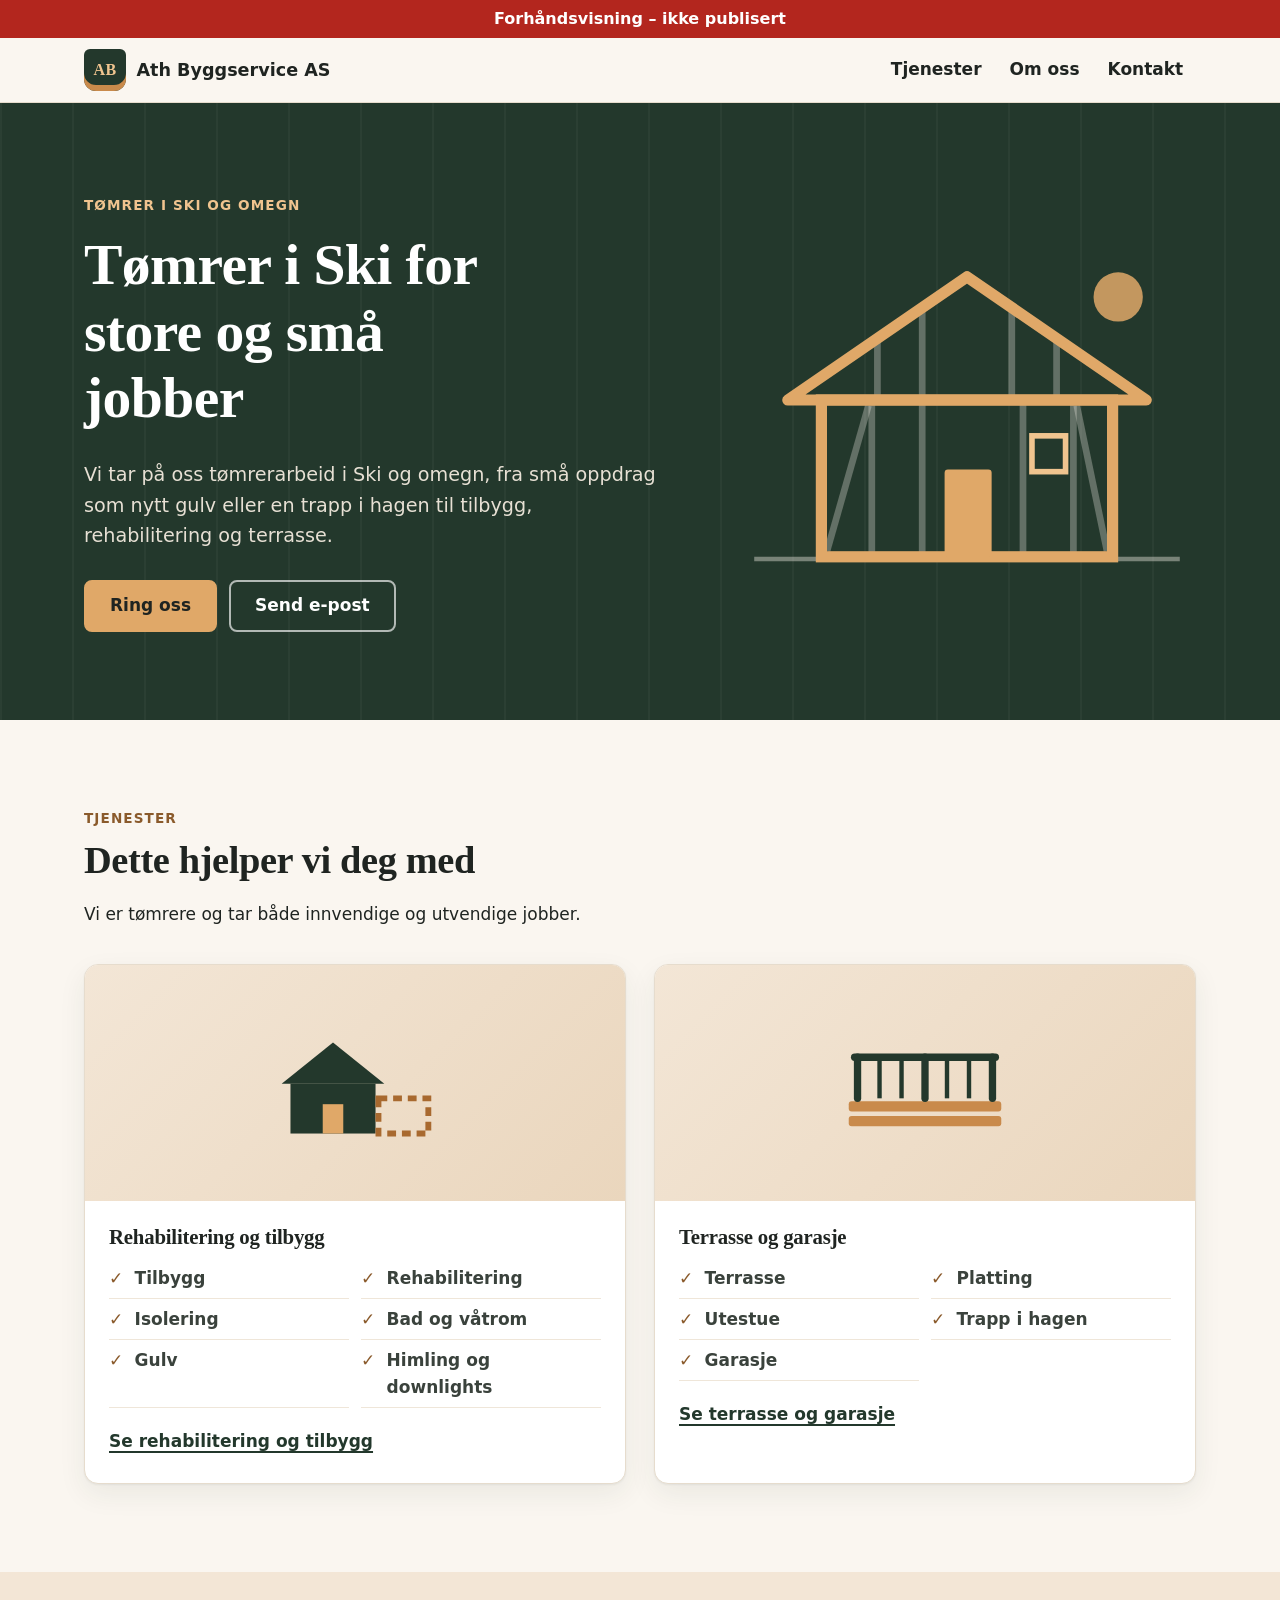
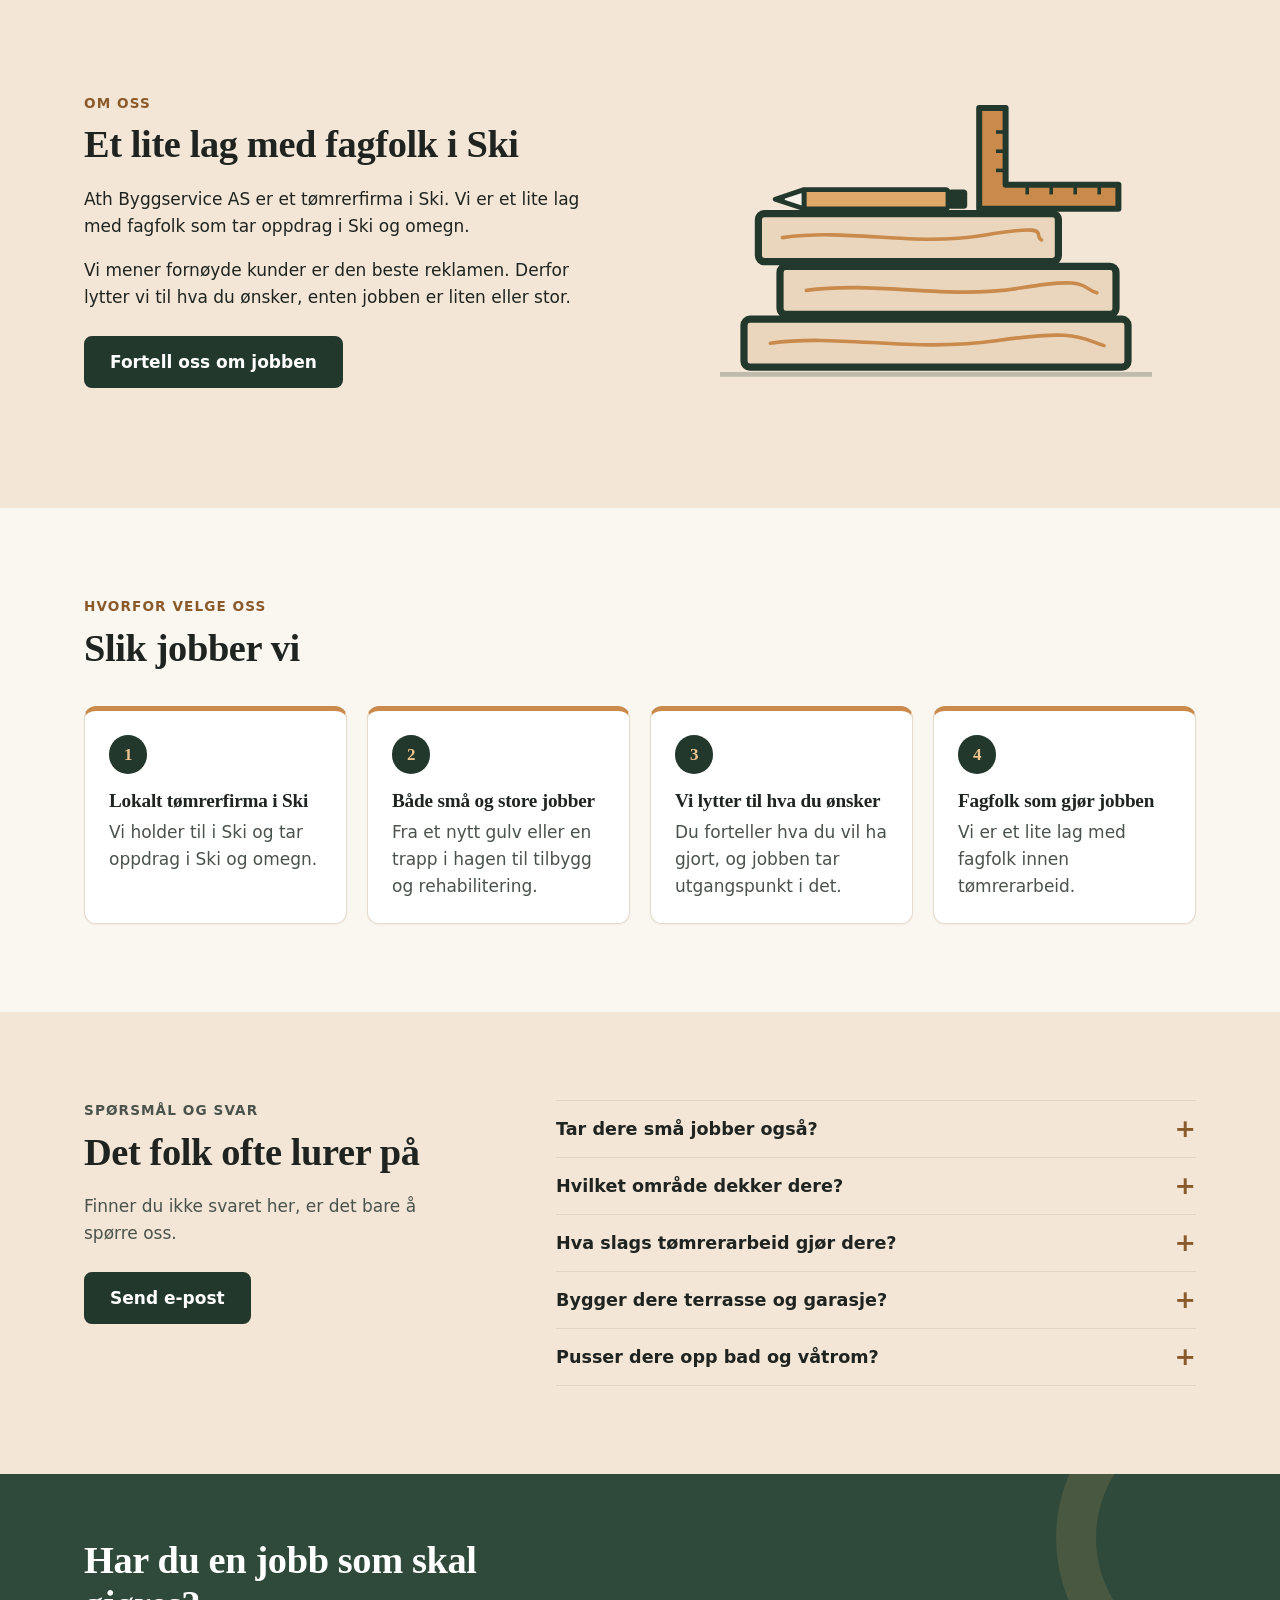
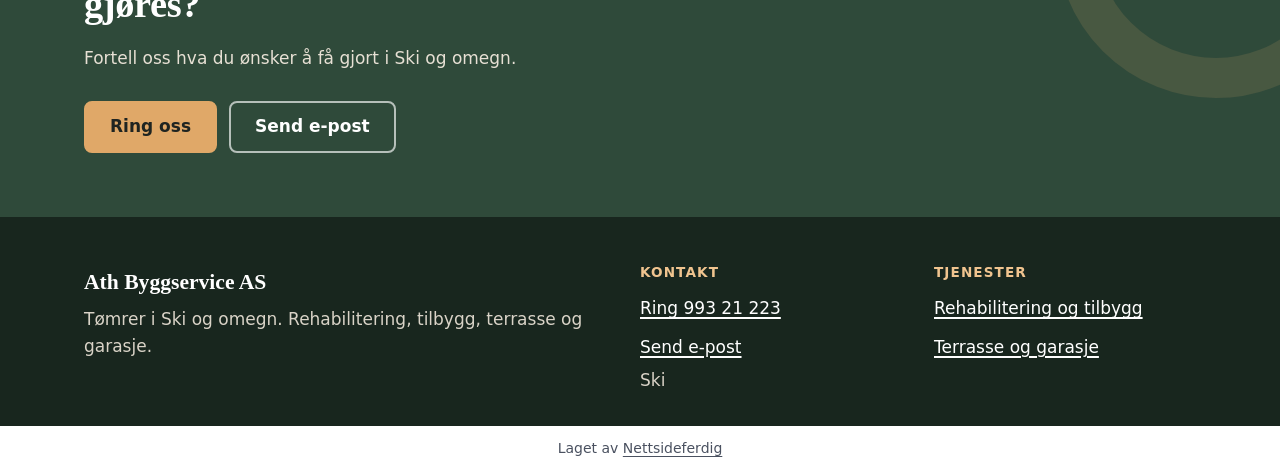
<file: index.html>
<!doctype html>
<html lang="nb">
<head>
<meta charset="utf-8">
<meta name="viewport" content="width=device-width, initial-scale=1">
<title>Tømrer Ski – rehabilitering, tilbygg og terrasse | Ath Byggservice</title>
<meta name="description" content="Ath Byggservice AS er tømrer i Ski og omegn. Vi tar rehabilitering, tilbygg, isolering, bad, terrasse og garasje – store og små jobber.">
<link rel="canonical" href="https://andersmathisen7-design.github.io/side-ath-byggservice-as-99d65b7e/">
<meta property="og:type" content="website">
<meta property="og:locale" content="nb_NO">
<meta property="og:site_name" content="Ath Byggservice AS">
<meta property="og:title" content="Tømrer Ski – rehabilitering, tilbygg og terrasse | Ath Byggservice">
<meta property="og:description" content="Ath Byggservice AS er tømrer i Ski og omegn. Vi tar rehabilitering, tilbygg, isolering, bad, terrasse og garasje – store og små jobber.">
<meta property="og:url" content="https://andersmathisen7-design.github.io/side-ath-byggservice-as-99d65b7e/">
<meta http-equiv="Content-Security-Policy" content="default-src 'none'; style-src 'self'; img-src 'self'; manifest-src 'self'; worker-src 'self'; script-src 'self'">
<link rel="stylesheet" href="./style.css">
<meta name="theme-color" content="#23382c">
<link rel="manifest" href="./manifest.webmanifest">
<link rel="icon" href="./icon.svg" type="image/svg+xml">
<script src="./pwa.js" defer></script>
<meta name="robots" content="noindex,nofollow">
<script type="application/ld+json">{"@context":"https://schema.org","@type":"GeneralContractor","name":"Ath Byggservice AS","description":"Ath Byggservice AS er tømrer i Ski og omegn. Vi tar rehabilitering, tilbygg, isolering, bad, terrasse og garasje – store og små jobber.","email":"post@athbyggservice.no","areaServed":"Ski","url":"https://andersmathisen7-design.github.io/side-ath-byggservice-as-99d65b7e","telephone":"993 21 223"}</script>
</head>
<body>
<div class="forhandsstripe">Forhåndsvisning – ikke publisert</div>
<header class="topp"><div class="wrap"><a class="logo" href="./"><span class="logo-merke" aria-hidden="true">AB</span><span>Ath Byggservice AS</span></a><nav class="meny" aria-label="Hovedmeny"><ul><li><a href="./#tjenester">Tjenester</a></li><li><a href="./#om">Om oss</a></li><li><a href="#kontakt">Kontakt</a></li></ul></nav></div></header>
<main>
<section class="hero"><div class="wrap"><div class="hero-tekst"><p class="etikett">Tømrer i Ski og omegn</p><h1>Tømrer i Ski for store og små jobber</h1><p class="ingress">Vi tar på oss tømrerarbeid i Ski og omegn, fra små oppdrag som nytt gulv eller en trapp i hagen til tilbygg, rehabilitering og terrasse.</p><div class="knapper"><a class="knapp" href="tel:99321223">Ring oss</a><a class="knapp knapp-strek" href="mailto:post@athbyggservice.no">Send e-post</a></div></div><div class="hero-illustrasjon" aria-hidden="true"><svg viewBox="0 0 400 320"><circle cx="335" cy="58" r="22" fill="#e0a868" fill-opacity="0.85"/><line x1="10" y1="292" x2="390" y2="292" stroke="#f7f2ea" stroke-opacity="0.4" stroke-width="4"/><g stroke="#f7f2ea" stroke-opacity="0.3" stroke-width="6"><line x1="115" y1="150" x2="115" y2="288"/><line x1="160" y1="150" x2="160" y2="288"/><line x1="250" y1="150" x2="250" y2="288"/><line x1="295" y1="150" x2="295" y2="288"/><line x1="120" y1="95" x2="120" y2="150"/><line x1="160" y1="68" x2="160" y2="150"/><line x1="240" y1="68" x2="240" y2="150"/><line x1="280" y1="95" x2="280" y2="150"/><line x1="75" y1="285" x2="112" y2="155"/><line x1="325" y1="285" x2="298" y2="155"/></g><polygon points="40,150 200,40 360,150" fill="none" stroke="#e0a868" stroke-width="10" stroke-linejoin="round"/><rect x="70" y="150" width="260" height="140" fill="none" stroke="#e0a868" stroke-width="10"/><rect x="180" y="212" width="42" height="78" rx="3" fill="#e0a868"/><rect x="258" y="182" width="30" height="32" fill="none" stroke="#f0c48f" stroke-width="5"/></svg></div></div></section><section class="seksjon" id="tjenester"><div class="wrap"><div class="seksjon-hode"><p class="overlinje">Tjenester</p><h2>Dette hjelper vi deg med</h2><p>Vi er tømrere og tar både innvendige og utvendige jobber.</p></div><div class="kort-rad"><a class="kort" href="./tjenester/rehabilitering/"><div class="kort-topp" aria-hidden="true"><svg viewBox="0 0 120 80"><polygon points="10,40 45,12 80,40" fill="#23382c"/><rect x="16" y="40" width="58" height="34" fill="#23382c"/><rect x="76" y="50" width="34" height="24" fill="none" stroke="#a8692f" stroke-width="4" stroke-dasharray="6 4"/><rect x="38" y="54" width="14" height="20" fill="#e0a868"/></svg></div><div class="kort-tekst"><h3>Rehabilitering og tilbygg</h3><ul class="kort-liste"><li>Tilbygg</li><li>Rehabilitering</li><li>Isolering</li><li>Bad og våtrom</li><li>Gulv</li><li>Himling og downlights</li></ul><span class="kort-lenke">Se rehabilitering og tilbygg</span></div></a><a class="kort" href="./tjenester/terrasse/"><div class="kort-topp" aria-hidden="true"><svg viewBox="0 0 120 80"><g fill="#c98a4b"><rect x="8" y="52" width="104" height="7" rx="2"/><rect x="8" y="62" width="104" height="7" rx="2"/></g><g stroke="#23382c" stroke-width="5" stroke-linecap="round"><line x1="14" y1="50" x2="14" y2="22"/><line x1="60" y1="50" x2="60" y2="22"/><line x1="106" y1="50" x2="106" y2="22"/><line x1="12" y1="22" x2="108" y2="22"/></g><g stroke="#23382c" stroke-width="3"><line x1="29" y1="50" x2="29" y2="24"/><line x1="44" y1="50" x2="44" y2="24"/><line x1="75" y1="50" x2="75" y2="24"/><line x1="90" y1="50" x2="90" y2="24"/></g></svg></div><div class="kort-tekst"><h3>Terrasse og garasje</h3><ul class="kort-liste"><li>Terrasse</li><li>Platting</li><li>Utestue</li><li>Trapp i hagen</li><li>Garasje</li></ul><span class="kort-lenke">Se terrasse og garasje</span></div></a></div></div></section><section class="seksjon om" id="om"><div class="wrap delt"><div><p class="overlinje">Om oss</p><h2>Et lite lag med fagfolk i Ski</h2><p>Ath Byggservice AS er et tømrerfirma i Ski. Vi er et lite lag med fagfolk som tar oppdrag i Ski og omegn.</p><p>Vi mener fornøyde kunder er den beste reklamen. Derfor lytter vi til hva du ønsker, enten jobben er liten eller stor.</p><a class="knapp knapp-mork" href="mailto:post@athbyggservice.no">Fortell oss om jobben</a></div><div class="om-illustrasjon" aria-hidden="true"><svg viewBox="0 0 400 300"><line x1="20" y1="262" x2="380" y2="262" stroke="#23382c" stroke-opacity="0.25" stroke-width="4"/><rect x="40" y="216" width="320" height="40" rx="5" fill="#ead6bd" stroke="#23382c" stroke-width="6"/><rect x="70" y="172" width="280" height="40" rx="5" fill="#ead6bd" stroke="#23382c" stroke-width="6"/><rect x="52" y="128" width="250" height="40" rx="5" fill="#ead6bd" stroke="#23382c" stroke-width="6"/><g fill="none" stroke="#c98a4b" stroke-width="3" stroke-linecap="round"><path d="M62 236 C120 228 180 244 250 234 S320 232 340 238"/><path d="M92 192 C150 184 210 200 270 190 S320 190 334 194"/><path d="M72 148 C130 140 180 156 240 146 S280 146 288 150"/></g><polygon points="236,40 258,40 258,104 352,104 352,124 236,124" fill="#c98a4b" stroke="#23382c" stroke-width="5" stroke-linejoin="round"/><g stroke="#23382c" stroke-width="3"><line x1="276" y1="104" x2="276" y2="112"/><line x1="296" y1="104" x2="296" y2="112"/><line x1="316" y1="104" x2="316" y2="112"/><line x1="336" y1="104" x2="336" y2="112"/><line x1="258" y1="60" x2="250" y2="60"/><line x1="258" y1="76" x2="250" y2="76"/><line x1="258" y1="92" x2="250" y2="92"/></g><rect x="90" y="108" width="120" height="16" rx="2" fill="#e0a868" stroke="#23382c" stroke-width="4"/><polygon points="90,108 66,116 90,124" fill="#f7f2ea" stroke="#23382c" stroke-width="4" stroke-linejoin="round"/><polygon points="74,113 66,116 74,119" fill="#23382c"/><rect x="210" y="108" width="16" height="16" rx="3" fill="#23382c"/></svg></div></div></section><section class="seksjon"><div class="wrap"><div class="seksjon-hode"><p class="overlinje">Hvorfor velge oss</p><h2>Slik jobber vi</h2></div><ul class="punkter"><li><span class="nr" aria-hidden="true">1</span><h3>Lokalt tømrerfirma i Ski</h3><p>Vi holder til i Ski og tar oppdrag i Ski og omegn.</p></li><li><span class="nr" aria-hidden="true">2</span><h3>Både små og store jobber</h3><p>Fra et nytt gulv eller en trapp i hagen til tilbygg og rehabilitering.</p></li><li><span class="nr" aria-hidden="true">3</span><h3>Vi lytter til hva du ønsker</h3><p>Du forteller hva du vil ha gjort, og jobben tar utgangspunkt i det.</p></li><li><span class="nr" aria-hidden="true">4</span><h3>Fagfolk som gjør jobben</h3><p>Vi er et lite lag med fagfolk innen tømrerarbeid.</p></li></ul></div></section><section class="seksjon faq om"><div class="wrap faq-rad"><div class="faq-hode"><p class="overlinje">Spørsmål og svar</p><h2>Det folk ofte lurer på</h2><p>Finner du ikke svaret her, er det bare å spørre oss.</p><a class="knapp knapp-mork" href="mailto:post@athbyggservice.no">Send e-post</a></div><div class="faq-liste"><details><summary>Tar dere små jobber også?</summary><p>Ja. Vi tar oppdrag uansett størrelse, fra å legge et nytt gulv til å bygge tilbygg.</p></details><details><summary>Hvilket område dekker dere?</summary><p>Vi tar oppdrag i Ski og omegn.</p></details><details><summary>Hva slags tømrerarbeid gjør dere?</summary><p>Tilbygg, rehabilitering, isolering, bad og våtrom, gulv og himling, terrasse, platting, utestue, trapp i hagen og garasje.</p></details><details><summary>Bygger dere terrasse og garasje?</summary><p>Ja. Vi bygger terrasse, platting, utestue og trapp i hagen, og vi tar tømrerarbeidet på garasjer.</p></details><details><summary>Pusser dere opp bad og våtrom?</summary><p>Ja. Vi tar totalrehabilitering av bad og våtrom, og vi isolerer og etterisolerer.</p></details></div></div></section><section class="kontakt-cta"><div class="wrap"><h2>Har du en jobb som skal gjøres?</h2><p>Fortell oss hva du ønsker å få gjort i Ski og omegn.</p><div class="knapper"><a class="knapp" href="tel:99321223">Ring oss</a><a class="knapp knapp-strek" href="mailto:post@athbyggservice.no">Send e-post</a></div></div></section>
</main>
<footer class="bunn" id="kontakt"><div class="wrap bunn-rad"><div><p class="bunn-navn">Ath Byggservice AS</p><p>Tømrer i Ski og omegn. Rehabilitering, tilbygg, terrasse og garasje.</p></div><div><h2 class="bunn-tittel">Kontakt</h2><ul class="bunn-liste"><li><a href="tel:99321223">Ring 993 21 223</a></li><li><a href="mailto:post@athbyggservice.no">Send e-post</a></li><li>Ski</li></ul></div><div><h2 class="bunn-tittel">Tjenester</h2><ul class="bunn-liste"><li><a href="./tjenester/rehabilitering/">Rehabilitering og tilbygg</a></li><li><a href="./tjenester/terrasse/">Terrasse og garasje</a></li></ul></div></div></footer>
<p class="nf-byra">Laget av <a href="https://nettsideferdig.no/">Nettsideferdig</a></p>
</body>
</html>
</file>
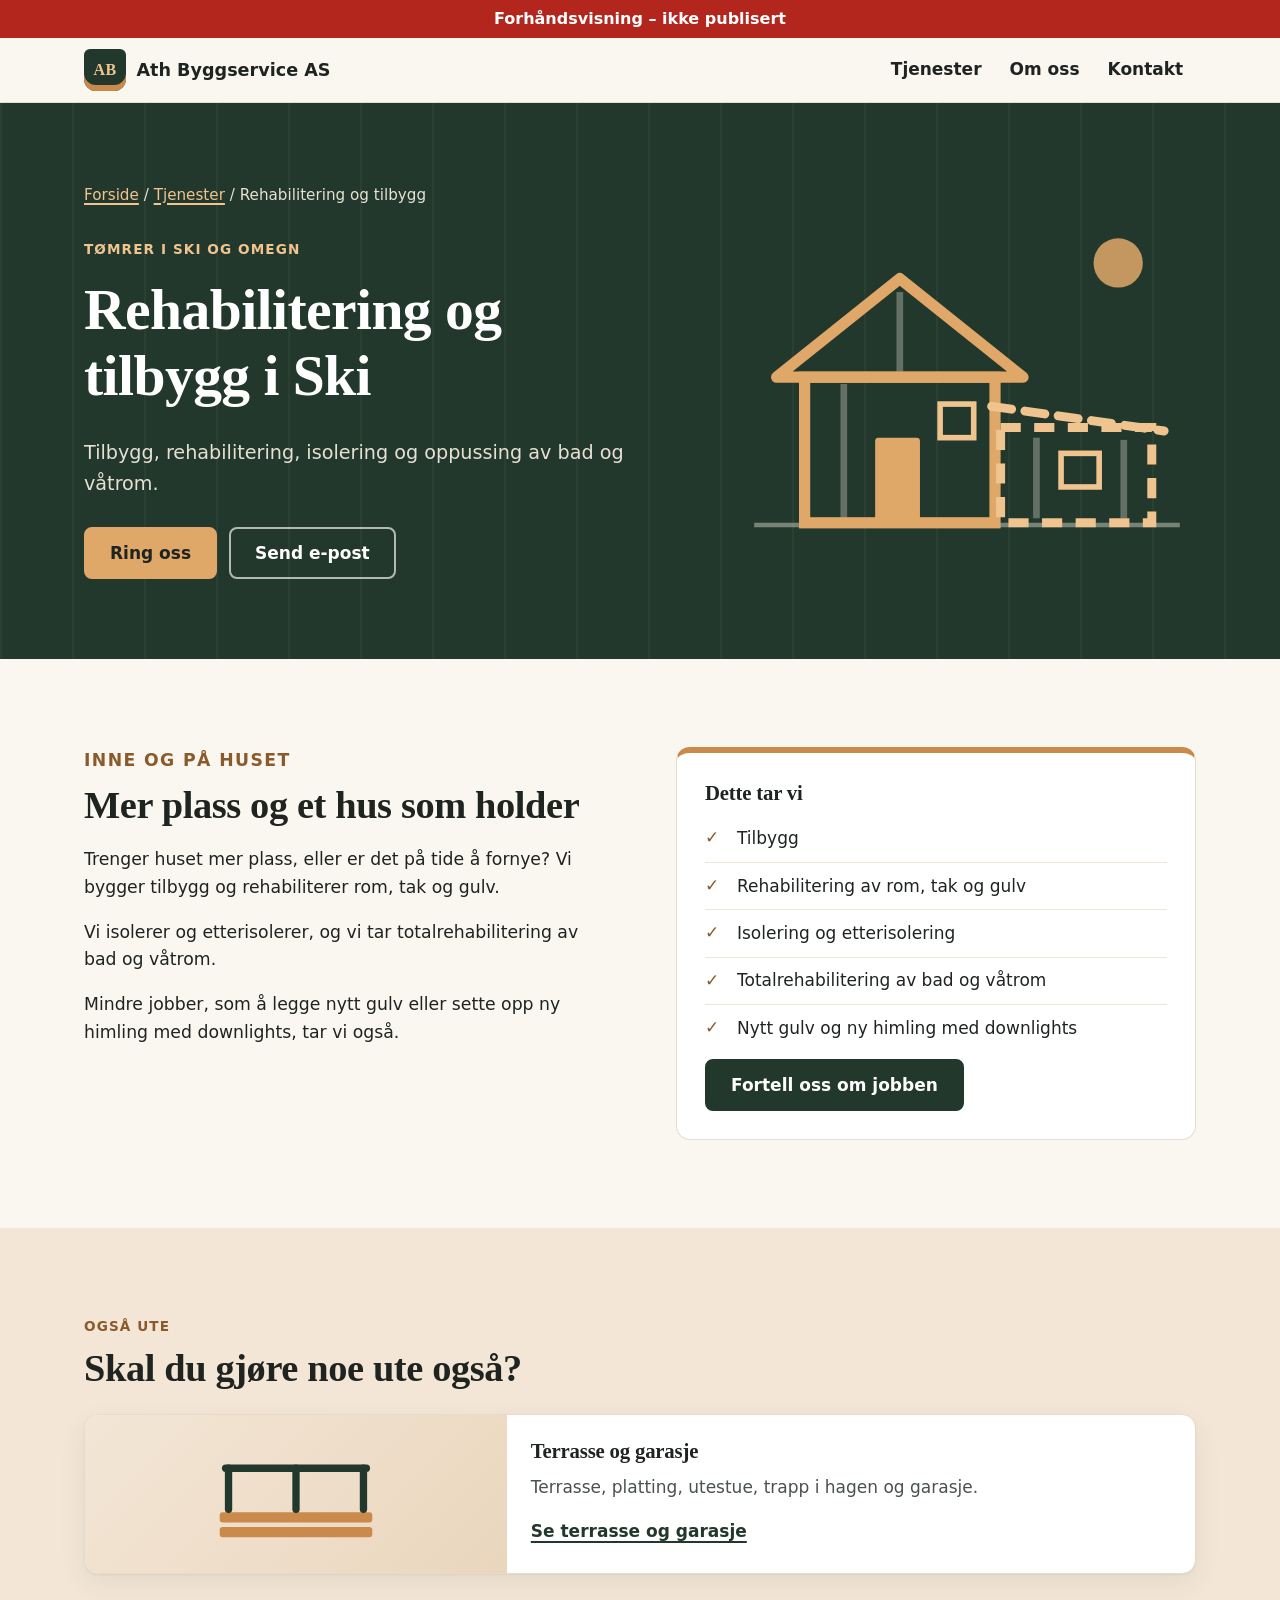
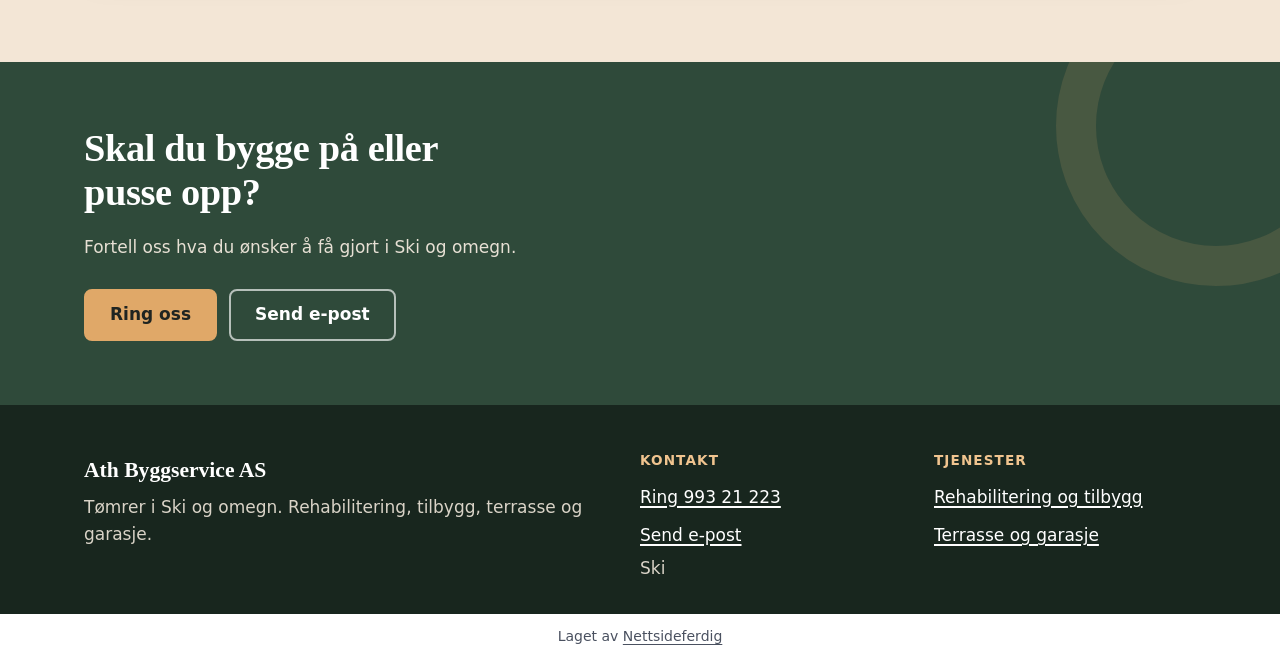
<file: tjenester/rehabilitering/index.html>
<!doctype html>
<html lang="nb">
<head>
<meta charset="utf-8">
<meta name="viewport" content="width=device-width, initial-scale=1">
<title>Rehabilitering og tilbygg i Ski | Ath Byggservice AS</title>
<meta name="description" content="Rehabilitering, tilbygg, isolering og oppussing av bad og våtrom i Ski og omegn. Tømrerarbeid fra Ath Byggservice AS.">
<link rel="canonical" href="https://andersmathisen7-design.github.io/side-ath-byggservice-as-99d65b7e/tjenester/rehabilitering/">
<meta property="og:type" content="website">
<meta property="og:locale" content="nb_NO">
<meta property="og:site_name" content="Ath Byggservice AS">
<meta property="og:title" content="Rehabilitering og tilbygg i Ski | Ath Byggservice AS">
<meta property="og:description" content="Rehabilitering, tilbygg, isolering og oppussing av bad og våtrom i Ski og omegn. Tømrerarbeid fra Ath Byggservice AS.">
<meta property="og:url" content="https://andersmathisen7-design.github.io/side-ath-byggservice-as-99d65b7e/tjenester/rehabilitering/">
<meta http-equiv="Content-Security-Policy" content="default-src 'none'; style-src 'self'; img-src 'self'; manifest-src 'self'; worker-src 'self'; script-src 'self'">
<link rel="stylesheet" href="../../style.css">
<meta name="theme-color" content="#23382c">
<link rel="manifest" href="../../manifest.webmanifest">
<link rel="icon" href="../../icon.svg" type="image/svg+xml">
<script src="../../pwa.js" defer></script>
<meta name="robots" content="noindex,nofollow">
</head>
<body>
<div class="forhandsstripe">Forhåndsvisning – ikke publisert</div>
<header class="topp"><div class="wrap"><a class="logo" href="../../"><span class="logo-merke" aria-hidden="true">AB</span><span>Ath Byggservice AS</span></a><nav class="meny" aria-label="Hovedmeny"><ul><li><a href="../../#tjenester">Tjenester</a></li><li><a href="../../#om">Om oss</a></li><li><a href="#kontakt">Kontakt</a></li></ul></nav></div></header>
<main>
<section class="side-hero"><div class="wrap side-hero-rad"><div><p class="sti"><a href="../../">Forside</a> <span aria-hidden="true">/</span> <a href="../../#tjenester">Tjenester</a> <span aria-hidden="true">/</span> <span aria-current="page">Rehabilitering og tilbygg</span></p><p class="etikett">Tømrer i Ski og omegn</p><h1>Rehabilitering og tilbygg i Ski</h1><p class="ingress">Tilbygg, rehabilitering, isolering og oppussing av bad og våtrom.</p><div class="knapper"><a class="knapp" href="tel:99321223">Ring oss</a><a class="knapp knapp-strek" href="mailto:post@athbyggservice.no">Send e-post</a></div></div><div class="hero-illustrasjon" aria-hidden="true"><svg viewBox="0 0 400 320"><circle cx="335" cy="58" r="22" fill="#e0a868" fill-opacity="0.85"/><line x1="10" y1="292" x2="390" y2="292" stroke="#f7f2ea" stroke-opacity="0.4" stroke-width="4"/><g stroke="#f7f2ea" stroke-opacity="0.3" stroke-width="6"><line x1="90" y1="166" x2="90" y2="286"/><line x1="140" y1="84" x2="140" y2="155"/><line x1="262" y1="214" x2="262" y2="286"/><line x1="340" y1="216" x2="340" y2="286"/></g><polygon points="30,160 140,72 250,160" fill="none" stroke="#e0a868" stroke-width="10" stroke-linejoin="round"/><rect x="55" y="160" width="170" height="130" fill="none" stroke="#e0a868" stroke-width="10"/><rect x="118" y="214" width="40" height="76" rx="3" fill="#e0a868"/><rect x="176" y="184" width="30" height="30" fill="none" stroke="#f0c48f" stroke-width="5"/><line x1="222" y1="186" x2="376" y2="208" stroke="#f0c48f" stroke-width="8" stroke-linecap="round" stroke-dasharray="18 12"/><rect x="230" y="205" width="135" height="85" fill="none" stroke="#f0c48f" stroke-width="8" stroke-dasharray="18 12"/><rect x="284" y="228" width="34" height="30" fill="none" stroke="#f0c48f" stroke-width="5"/></svg></div></div></section><section class="seksjon"><div class="wrap delt delt-topp"><div class="brodtekst"><p class="overlinje">Inne og på huset</p><h2>Mer plass og et hus som holder</h2><p>Trenger huset mer plass, eller er det på tide å fornye? Vi bygger tilbygg og rehabiliterer rom, tak og gulv.</p><p>Vi isolerer og etterisolerer, og vi tar totalrehabilitering av bad og våtrom.</p><p>Mindre jobber, som å legge nytt gulv eller sette opp ny himling med downlights, tar vi også.</p></div><aside class="faktaboks" aria-labelledby="dette-tar-vi"><h2 class="h3" id="dette-tar-vi">Dette tar vi</h2><ul class="hake"><li>Tilbygg</li><li>Rehabilitering av rom, tak og gulv</li><li>Isolering og etterisolering</li><li>Totalrehabilitering av bad og våtrom</li><li>Nytt gulv og ny himling med downlights</li></ul><a class="knapp knapp-mork" href="mailto:post@athbyggservice.no">Fortell oss om jobben</a></aside></div></section><section class="seksjon om"><div class="wrap"><p class="overlinje">Også ute</p><h2>Skal du gjøre noe ute også?</h2><a class="kort kort-liggende" href="../../tjenester/terrasse/"><div class="kort-topp" aria-hidden="true"><svg viewBox="0 0 120 80"><g fill="#c98a4b"><rect x="8" y="52" width="104" height="7" rx="2"/><rect x="8" y="62" width="104" height="7" rx="2"/></g><g stroke="#23382c" stroke-width="5" stroke-linecap="round"><line x1="14" y1="50" x2="14" y2="22"/><line x1="60" y1="50" x2="60" y2="22"/><line x1="106" y1="50" x2="106" y2="22"/><line x1="12" y1="22" x2="108" y2="22"/></g></svg></div><div class="kort-tekst"><h3>Terrasse og garasje</h3><p>Terrasse, platting, utestue, trapp i hagen og garasje.</p><span class="kort-lenke">Se terrasse og garasje</span></div></a></div></section><section class="kontakt-cta"><div class="wrap"><h2>Skal du bygge på eller pusse opp?</h2><p>Fortell oss hva du ønsker å få gjort i Ski og omegn.</p><div class="knapper"><a class="knapp" href="tel:99321223">Ring oss</a><a class="knapp knapp-strek" href="mailto:post@athbyggservice.no">Send e-post</a></div></div></section>
</main>
<footer class="bunn" id="kontakt"><div class="wrap bunn-rad"><div><p class="bunn-navn">Ath Byggservice AS</p><p>Tømrer i Ski og omegn. Rehabilitering, tilbygg, terrasse og garasje.</p></div><div><h2 class="bunn-tittel">Kontakt</h2><ul class="bunn-liste"><li><a href="tel:99321223">Ring 993 21 223</a></li><li><a href="mailto:post@athbyggservice.no">Send e-post</a></li><li>Ski</li></ul></div><div><h2 class="bunn-tittel">Tjenester</h2><ul class="bunn-liste"><li><a href="../../tjenester/rehabilitering/">Rehabilitering og tilbygg</a></li><li><a href="../../tjenester/terrasse/">Terrasse og garasje</a></li></ul></div></div></footer>
<p class="nf-byra">Laget av <a href="https://nettsideferdig.no/">Nettsideferdig</a></p>
</body>
</html>
</file>
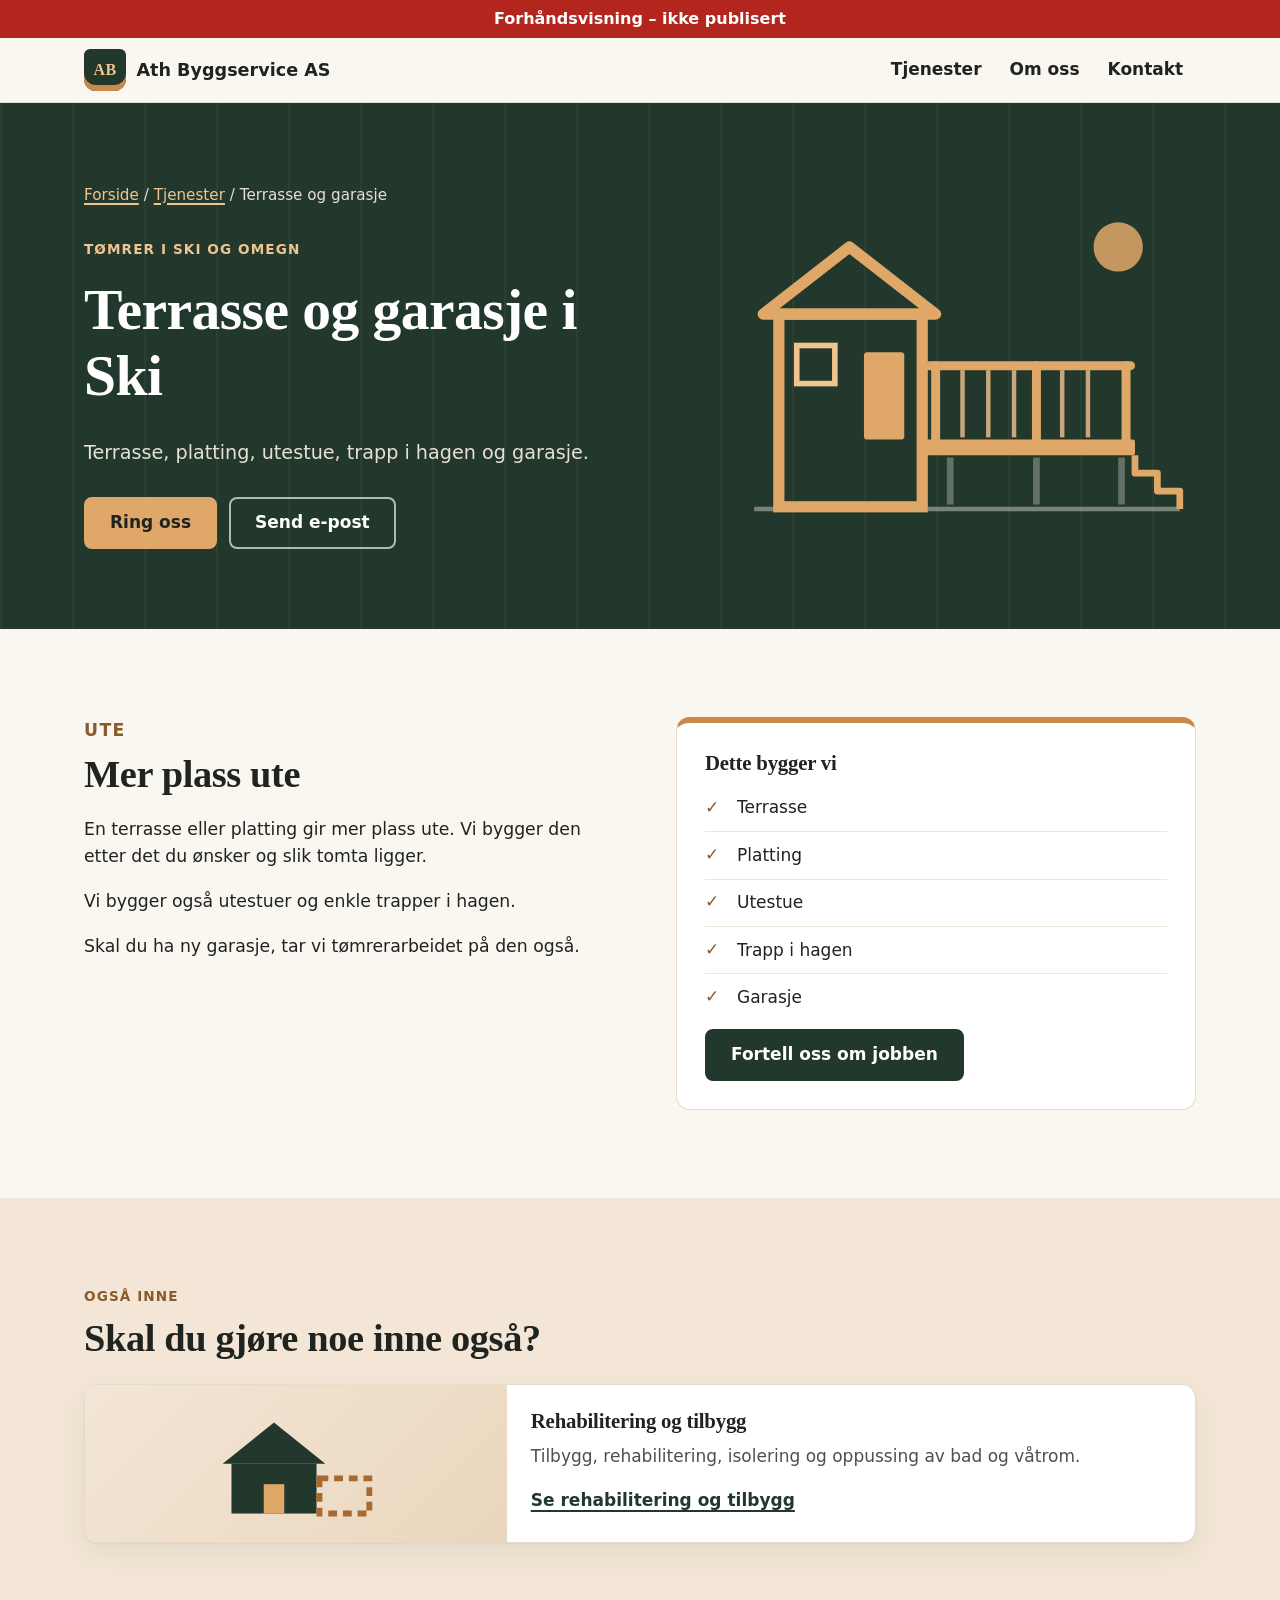
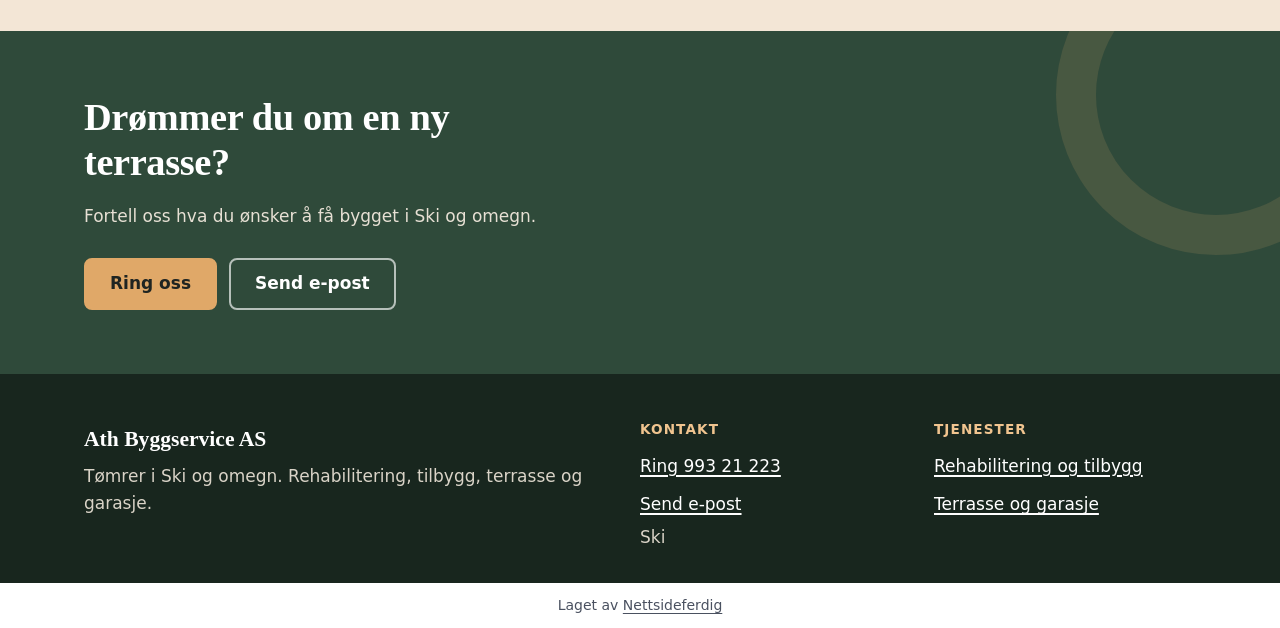
<file: tjenester/terrasse/index.html>
<!doctype html>
<html lang="nb">
<head>
<meta charset="utf-8">
<meta name="viewport" content="width=device-width, initial-scale=1">
<title>Terrasse og garasje i Ski | Ath Byggservice AS</title>
<meta name="description" content="Vi bygger terrasse, platting, utestue, trapp i hagen og garasje i Ski og omegn. Tømrerarbeid fra Ath Byggservice AS.">
<link rel="canonical" href="https://andersmathisen7-design.github.io/side-ath-byggservice-as-99d65b7e/tjenester/terrasse/">
<meta property="og:type" content="website">
<meta property="og:locale" content="nb_NO">
<meta property="og:site_name" content="Ath Byggservice AS">
<meta property="og:title" content="Terrasse og garasje i Ski | Ath Byggservice AS">
<meta property="og:description" content="Vi bygger terrasse, platting, utestue, trapp i hagen og garasje i Ski og omegn. Tømrerarbeid fra Ath Byggservice AS.">
<meta property="og:url" content="https://andersmathisen7-design.github.io/side-ath-byggservice-as-99d65b7e/tjenester/terrasse/">
<meta http-equiv="Content-Security-Policy" content="default-src 'none'; style-src 'self'; img-src 'self'; manifest-src 'self'; worker-src 'self'; script-src 'self'">
<link rel="stylesheet" href="../../style.css">
<meta name="theme-color" content="#23382c">
<link rel="manifest" href="../../manifest.webmanifest">
<link rel="icon" href="../../icon.svg" type="image/svg+xml">
<script src="../../pwa.js" defer></script>
<meta name="robots" content="noindex,nofollow">
</head>
<body>
<div class="forhandsstripe">Forhåndsvisning – ikke publisert</div>
<header class="topp"><div class="wrap"><a class="logo" href="../../"><span class="logo-merke" aria-hidden="true">AB</span><span>Ath Byggservice AS</span></a><nav class="meny" aria-label="Hovedmeny"><ul><li><a href="../../#tjenester">Tjenester</a></li><li><a href="../../#om">Om oss</a></li><li><a href="#kontakt">Kontakt</a></li></ul></nav></div></header>
<main>
<section class="side-hero"><div class="wrap side-hero-rad"><div><p class="sti"><a href="../../">Forside</a> <span aria-hidden="true">/</span> <a href="../../#tjenester">Tjenester</a> <span aria-hidden="true">/</span> <span aria-current="page">Terrasse og garasje</span></p><p class="etikett">Tømrer i Ski og omegn</p><h1>Terrasse og garasje i Ski</h1><p class="ingress">Terrasse, platting, utestue, trapp i hagen og garasje.</p><div class="knapper"><a class="knapp" href="tel:99321223">Ring oss</a><a class="knapp knapp-strek" href="mailto:post@athbyggservice.no">Send e-post</a></div></div><div class="hero-illustrasjon" aria-hidden="true"><svg viewBox="0 0 400 320"><circle cx="335" cy="58" r="22" fill="#e0a868" fill-opacity="0.85"/><line x1="10" y1="292" x2="390" y2="292" stroke="#f7f2ea" stroke-opacity="0.4" stroke-width="4"/><polygon points="18,118 95,58 172,118" fill="none" stroke="#e0a868" stroke-width="10" stroke-linejoin="round"/><rect x="32" y="118" width="128" height="172" fill="none" stroke="#e0a868" stroke-width="10"/><rect x="48" y="146" width="34" height="34" fill="none" stroke="#f0c48f" stroke-width="5"/><rect x="108" y="152" width="36" height="78" rx="3" fill="#e0a868"/><g stroke="#f7f2ea" stroke-opacity="0.3" stroke-width="6"><line x1="185" y1="246" x2="185" y2="288"/><line x1="262" y1="246" x2="262" y2="288"/><line x1="338" y1="246" x2="338" y2="288"/></g><rect x="160" y="230" width="190" height="14" rx="2" fill="#e0a868"/><g stroke="#f0c48f" stroke-opacity="0.8" stroke-width="4"><line x1="196" y1="168" x2="196" y2="228"/><line x1="219" y1="168" x2="219" y2="228"/><line x1="242" y1="168" x2="242" y2="228"/><line x1="285" y1="168" x2="285" y2="228"/><line x1="308" y1="168" x2="308" y2="228"/></g><g stroke="#e0a868" stroke-width="8" stroke-linecap="round"><line x1="166" y1="164" x2="346" y2="164"/><line x1="172" y1="164" x2="172" y2="230"/><line x1="262" y1="164" x2="262" y2="230"/><line x1="342" y1="164" x2="342" y2="230"/></g><polyline points="350,244 350,260 370,260 370,276 390,276 390,292" fill="none" stroke="#e0a868" stroke-width="6" stroke-linejoin="round"/></svg></div></div></section><section class="seksjon"><div class="wrap delt delt-topp"><div class="brodtekst"><p class="overlinje">Ute</p><h2>Mer plass ute</h2><p>En terrasse eller platting gir mer plass ute. Vi bygger den etter det du ønsker og slik tomta ligger.</p><p>Vi bygger også utestuer og enkle trapper i hagen.</p><p>Skal du ha ny garasje, tar vi tømrerarbeidet på den også.</p></div><aside class="faktaboks" aria-labelledby="dette-bygger-vi"><h2 class="h3" id="dette-bygger-vi">Dette bygger vi</h2><ul class="hake"><li>Terrasse</li><li>Platting</li><li>Utestue</li><li>Trapp i hagen</li><li>Garasje</li></ul><a class="knapp knapp-mork" href="mailto:post@athbyggservice.no">Fortell oss om jobben</a></aside></div></section><section class="seksjon om"><div class="wrap"><p class="overlinje">Også inne</p><h2>Skal du gjøre noe inne også?</h2><a class="kort kort-liggende" href="../../tjenester/rehabilitering/"><div class="kort-topp" aria-hidden="true"><svg viewBox="0 0 120 80"><polygon points="10,40 45,12 80,40" fill="#23382c"/><rect x="16" y="40" width="58" height="34" fill="#23382c"/><rect x="76" y="50" width="34" height="24" fill="none" stroke="#a8692f" stroke-width="4" stroke-dasharray="6 4"/><rect x="38" y="54" width="14" height="20" fill="#e0a868"/></svg></div><div class="kort-tekst"><h3>Rehabilitering og tilbygg</h3><p>Tilbygg, rehabilitering, isolering og oppussing av bad og våtrom.</p><span class="kort-lenke">Se rehabilitering og tilbygg</span></div></a></div></section><section class="kontakt-cta"><div class="wrap"><h2>Drømmer du om en ny terrasse?</h2><p>Fortell oss hva du ønsker å få bygget i Ski og omegn.</p><div class="knapper"><a class="knapp" href="tel:99321223">Ring oss</a><a class="knapp knapp-strek" href="mailto:post@athbyggservice.no">Send e-post</a></div></div></section>
</main>
<footer class="bunn" id="kontakt"><div class="wrap bunn-rad"><div><p class="bunn-navn">Ath Byggservice AS</p><p>Tømrer i Ski og omegn. Rehabilitering, tilbygg, terrasse og garasje.</p></div><div><h2 class="bunn-tittel">Kontakt</h2><ul class="bunn-liste"><li><a href="tel:99321223">Ring 993 21 223</a></li><li><a href="mailto:post@athbyggservice.no">Send e-post</a></li><li>Ski</li></ul></div><div><h2 class="bunn-tittel">Tjenester</h2><ul class="bunn-liste"><li><a href="../../tjenester/rehabilitering/">Rehabilitering og tilbygg</a></li><li><a href="../../tjenester/terrasse/">Terrasse og garasje</a></li></ul></div></div></footer>
<p class="nf-byra">Laget av <a href="https://nettsideferdig.no/">Nettsideferdig</a></p>
</body>
</html>
</file>
<file: style.css>
/* Fast fra Sidefabrikken: bestillingswidgeten. */
:root { --nf-farge: #23382c; }
#nf-bestill [hidden] { display: none !important; }
#nf-bestill button { font: inherit; padding: 0.5rem 0.9rem; margin: 0.2rem; border: 1px solid var(--nf-farge); border-radius: 6px; background: #fff; color: var(--nf-farge); cursor: pointer; }
#nf-bestill button:disabled { opacity: 0.6; }
#nf-bestill .nf-knapp { background: var(--nf-farge); color: #fff; }
#nf-bestill .nf-tjeneste { display: block; width: 100%; text-align: left; }
#nf-bestill .nf-tjeneste small, #nf-bestill .nf-vare small { display: block; color: #555; }
#nf-bestill .nf-felt { display: block; margin: 0.5rem 0; }
#nf-bestill input, #nf-bestill select, #nf-bestill textarea { font: inherit; padding: 0.4rem; border: 1px solid #c5cad3; border-radius: 4px; display: block; width: 100%; max-width: 24rem; }
#nf-bestill input[type="checkbox"], #nf-bestill input[type="radio"] { display: inline-block; width: auto; margin: 0 0.4rem 0 0; vertical-align: middle; }
#nf-bestill .nf-rad { display: flex; flex-wrap: wrap; gap: 0.5rem; }
#nf-bestill .nf-vare { padding: 0.4rem 0; border-bottom: 1px solid #e3e6eb; }
#nf-bestill .nf-feil, #nf-bestill .nf-utsolgt { color: #b3261e; }
#nf-bestill .nf-test { background: #fff4e5; padding: 0.4rem 0.8rem; border-radius: 6px; }
#nf-bestill .nf-oppsummering { font-weight: 600; }
#nf-bestill .nf-faner { display: flex; flex-wrap: wrap; gap: 0.25rem; margin: 0.5rem 0 1rem; }
#nf-bestill .nf-fane.nf-valgt, #nf-bestill .nf-dag.nf-valgt { background: var(--nf-farge); color: #fff; }
#nf-bestill .nf-adresse { position: relative; max-width: 24rem; }
#nf-bestill .nf-forslag { position: absolute; top: 100%; left: 0; right: 0; z-index: 10; max-height: 15rem; overflow-y: auto; background: #fff; border: 1px solid #c5cad3; border-radius: 4px; box-shadow: 0 4px 12px rgba(0, 0, 0, 0.15); }
#nf-bestill .nf-forslag button { display: block; width: 100%; margin: 0; border: 0; border-radius: 0; padding: 0.5rem 0.75rem; text-align: left; color: inherit; }
#nf-bestill .nf-forslag button:hover, #nf-bestill .nf-forslag button:focus { background: #f4f7fb; }
#nf-bestill .nf-dager { display: flex; flex-wrap: wrap; gap: 0.25rem; margin: 0.5rem 0; }
#nf-bestill .nf-dag.nf-full { text-decoration: line-through; color: #777; border-color: #c5cad3; }
#nf-bestill .nf-tillegg { margin: 0.5rem 0; }
#nf-bestill .nf-sporsmal { margin: 0.8rem 0; }
#nf-bestill .nf-hjelp { display: block; font-size: 0.875rem; color: #666; margin: 0.15rem 0 0.25rem; }
#nf-bestill .nf-sum { font-weight: 700; font-size: 1.15rem; }
#nf-bestill .nf-ja-nei { display: flex; gap: 1.5rem; margin-top: 0.25rem; }
.prisliste table { border-collapse: collapse; width: 100%; max-width: 36rem; }
.prisliste th, .prisliste td { text-align: left; padding: 0.4rem 0.6rem 0.4rem 0; border-bottom: 1px solid #e3e6eb; vertical-align: top; }
.prisliste td:last-child, .prisliste th:last-child { text-align: right; white-space: nowrap; padding-right: 0; }
.prisliste small { color: #555; }
.prisliste .prisinfo { font-size: 0.875rem; color: #555; }

main > section.melding, main > section.bestill { box-sizing: border-box; max-width: 42rem; margin: 0 auto; padding: 2.5rem 1.25rem 3.5rem; }
.nf-skjema .nf-felt { display: block; margin: 0.75rem 0; }
.nf-skjema label, .nf-skjema legend { display: block; font-weight: 600; }
.nf-skjema fieldset { border: 0; padding: 0; margin: 0.75rem 0; min-width: 0; }
.nf-skjema fieldset label { font-weight: 400; }
.nf-skjema input, .nf-skjema textarea { font: inherit; padding: 0.5rem; border: 1px solid #c5cad3; border-radius: 4px; display: block; width: 100%; max-width: 32rem; }
.nf-skjema input[type="radio"] { display: inline-block; width: auto; margin: 0 0.4rem 0 0; vertical-align: middle; }
.nf-skjema input:focus, .nf-skjema textarea:focus { outline: 2px solid var(--nf-farge); outline-offset: 1px; }
.nf-skjema button { font: inherit; font-weight: 600; border: 0; cursor: pointer; padding: 0.85rem 1.5rem; border-radius: 6px; background: var(--nf-farge); color: #fff; min-height: 44px; }
.nf-skjema .nf-info { font-size: 0.875rem; color: #555; }

/* Designet */
*,*::before,*::after{box-sizing:border-box}html{-webkit-text-size-adjust:100%}body{margin:0;font-family:system-ui,-apple-system,"Segoe UI",Helvetica,Arial,sans-serif;font-size:1.0625rem;line-height:1.6;color:#1f2421;background:#faf6f0}img{display:block;width:100%;height:auto}a{color:#23382c;text-decoration-thickness:2px;text-underline-offset:3px}a:focus-visible{outline:3px solid #c98a4b;outline-offset:3px;border-radius:4px}h1,h2,h3{font-family:Georgia,"Iowan Old Style",serif;line-height:1.15;letter-spacing:-.01em;margin:0 0 .5em;font-weight:700}h1{font-size:clamp(2.1rem,7vw,3.6rem)}h2{font-size:clamp(1.65rem,4.5vw,2.4rem)}h3,.h3{font-size:1.3rem}p{margin:0 0 1em}.wrap{width:100%;max-width:72rem;margin:0 auto;padding:0 1.25rem}.smal{max-width:46rem}.topp{background:#faf6f0;border-bottom:1px solid #e6dccd}.topp .wrap{display:flex;flex-wrap:wrap;align-items:center;justify-content:space-between;gap:.25rem 1.5rem;padding-top:.6rem;padding-bottom:.6rem}.logo{display:inline-flex;align-items:center;gap:.65rem;text-decoration:none;color:#1f2421;font-weight:800;font-size:1.1rem;min-height:44px}.logo-merke{display:inline-flex;align-items:center;justify-content:center;width:42px;height:42px;flex:none;background:#23382c;color:#f0c48f;font-family:Georgia,serif;font-size:1rem;letter-spacing:.02em;border-radius:6px 6px 12px 12px;box-shadow:inset 0 -6px 0 #c98a4b}.meny ul{list-style:none;margin:0;padding:0;display:flex;flex-wrap:wrap;gap:.15rem}.meny a{display:inline-flex;align-items:center;min-height:44px;padding:0 .8rem;text-decoration:none;color:#1f2421;font-weight:600;border-radius:999px}.meny a:hover{background:#f3e6d6}@media(min-width:56rem){.topp{position:sticky;top:0;z-index:10;background:rgba(250,246,240,.97)}}.hero{background:#23382c;color:#e7e0d4;position:relative;overflow:hidden}.hero::before{content:"";position:absolute;inset:0;background:repeating-linear-gradient(90deg,rgba(255,255,255,.035) 0 2px,transparent 2px 72px);pointer-events:none}.hero .wrap{position:relative;display:grid;gap:2rem;padding-top:3.25rem;padding-bottom:3.5rem}.etikett{display:inline-block;font-size:.85rem;font-weight:700;letter-spacing:.08em;text-transform:uppercase;color:#f0c48f;margin-bottom:1rem}.hero h1{color:#fff;max-width:15ch}.ingress{font-size:1.2rem;max-width:36rem}.knapper{display:flex;flex-wrap:wrap;gap:.75rem;margin-top:1.75rem}.knapp{display:inline-flex;align-items:center;justify-content:center;min-height:52px;padding:0 1.5rem;border-radius:8px;background:#e0a868;color:#1f2421;font-weight:800;text-decoration:none;border:2px solid #e0a868;transition:background .2s,border-color .2s}.knapp:hover{background:#f0c48f;border-color:#f0c48f}.knapp-strek{background:transparent;color:#fff;border-color:rgba(255,255,255,.65)}.knapp-strek:hover{background:rgba(255,255,255,.1);border-color:#fff}.knapp-mork{background:#23382c;border-color:#23382c;color:#fff;margin-top:.5rem}.knapp-mork:hover{background:#2f4a3a;border-color:#2f4a3a}.hero-illustrasjon svg{display:block;width:100%;height:auto;max-width:28rem;margin:0 auto}@media(min-width:56rem){.hero .wrap{grid-template-columns:1.15fr .85fr;align-items:center;padding-top:5.5rem;padding-bottom:5.5rem}}.seksjon{padding:4rem 0}@media(min-width:56rem){.seksjon{padding:5.5rem 0}}.seksjon-hode{max-width:40rem;margin-bottom:2.25rem}.overlinje{font-size:.85rem;font-weight:700;letter-spacing:.08em;text-transform:uppercase;color:#8a5a2b;margin:0 0 .5rem}.kort-rad{display:grid;gap:1.25rem}@media(min-width:48rem){.kort-rad{grid-template-columns:1fr 1fr;gap:1.75rem}}.kort{display:flex;flex-direction:column;background:#fff;border:1px solid #e6dccd;border-radius:14px;overflow:hidden;text-decoration:none;color:inherit;box-shadow:0 1px 2px rgba(35,56,44,.06),0 10px 28px rgba(35,56,44,.07);transition:transform .2s,box-shadow .2s}.kort:hover{transform:translateY(-3px);box-shadow:0 2px 4px rgba(35,56,44,.08),0 16px 36px rgba(35,56,44,.12)}.kort-topp{aspect-ratio:16/7;background:linear-gradient(135deg,#f3e6d6,#ead6bd);display:flex;align-items:center;justify-content:center}.kort-topp svg{width:42%;max-width:11rem;height:auto}.kort-tekst{padding:1.5rem 1.5rem 1.75rem}.kort-tekst p{color:#4a524c}.kort-lenke{display:inline-block;font-weight:700;color:#23382c;text-decoration:underline;text-decoration-thickness:2px;text-underline-offset:4px}.kort-liggende{margin-top:1.5rem}@media(min-width:48rem){.kort-liggende{flex-direction:row}.kort-liggende .kort-topp{flex:0 0 38%;aspect-ratio:auto}}.kort-liste{list-style:none;padding:0;margin:.25rem 0 1.25rem;display:grid;gap:.1rem .75rem}@media(min-width:30rem){.kort-liste{grid-template-columns:1fr 1fr}}.kort-liste li{position:relative;padding:.35rem 0 .35rem 1.6rem;color:#3a423c;font-weight:600;border-bottom:1px solid #efe6d9}.kort-liste li::before{content:"✓";position:absolute;left:0;top:.35rem;color:#8a5a2b;font-weight:800}.om{background:#f3e6d6}.delt{display:grid;gap:2.5rem;align-items:center}@media(min-width:56rem){.delt{grid-template-columns:1fr 1fr;gap:4.5rem}}.delt-topp{align-items:start}.delt p{max-width:38rem}.om-illustrasjon svg{display:block;width:100%;height:auto;max-width:30rem;margin:0 auto}.punkter{list-style:none;padding:0;margin:0;display:grid;gap:1rem}@media(min-width:40rem){.punkter{grid-template-columns:repeat(2,1fr);gap:1.25rem}}@media(min-width:64rem){.punkter{grid-template-columns:repeat(4,1fr)}}.punkter li{display:block;padding:1.5rem 1.5rem 1.4rem;background:#fff;border-radius:12px;border:1px solid #e6dccd;border-top:5px solid #c98a4b;box-shadow:0 1px 2px rgba(35,56,44,.05)}.punkter h3{font-size:1.2rem;margin:1rem 0 .45rem}.punkter p{margin:0;color:#4a524c}.nr{display:inline-flex;align-items:center;justify-content:center;flex:none;width:2.4rem;height:2.4rem;border-radius:50%;background:#23382c;color:#f0c48f;font-family:Georgia,serif;font-weight:700}.faq-rad{display:grid;gap:1.5rem}@media(min-width:56rem){.faq-rad{grid-template-columns:1fr 1.6fr;gap:4.5rem;align-items:start}}.faq-hode p{color:#4a524c;max-width:24rem}.faq details{border-bottom:1px solid #e0d4c3}.faq details:first-child{border-top:1px solid #e0d4c3}.faq summary{cursor:pointer;font-weight:700;font-size:1.1rem;min-height:56px;padding:.75rem 0;display:flex;align-items:center;justify-content:space-between;gap:1rem;list-style:none}.faq summary::-webkit-details-marker{display:none}.faq summary::after{content:"+";font-size:1.6rem;line-height:1;color:#8a5a2b}.faq details[open] summary::after{content:"–"}.faq details p{color:#4a524c;padding-bottom:1rem;margin:0;max-width:40rem}.kontakt-cta{background:#2f4a3a;color:#e7e0d4;padding:4rem 0;position:relative;overflow:hidden}.kontakt-cta::after{content:"";position:absolute;right:-6rem;top:-6rem;width:20rem;height:20rem;border-radius:50%;border:40px solid rgba(224,168,104,.14)}.kontakt-cta .wrap{position:relative;z-index:1}.kontakt-cta h2{color:#fff;max-width:22ch}.kontakt-cta p{max-width:36rem}.side-hero{background:#23382c;color:#e7e0d4;padding:2.75rem 0 3.25rem;position:relative;overflow:hidden}.side-hero::before{content:"";position:absolute;inset:0;background:repeating-linear-gradient(90deg,rgba(255,255,255,.035) 0 2px,transparent 2px 72px)}.side-hero .wrap{position:relative}.side-hero-rad{display:grid;gap:2rem}.side-hero .hero-illustrasjon svg{max-width:17rem}@media(min-width:56rem){.side-hero{padding:4.5rem 0 5rem}.side-hero-rad{grid-template-columns:1.15fr .85fr;align-items:center}.side-hero .hero-illustrasjon svg{max-width:28rem}}.side-hero h1{color:#fff;max-width:20ch}.sti{font-size:.95rem;margin-bottom:1.25rem}.sti a{color:#f0c48f;display:inline-block;padding:.5rem 0}.sti [aria-current]{color:#e7e0d4}.brodtekst{max-width:40rem}.brodtekst p{font-size:1.08rem}.faktaboks{background:#fff;border:1px solid #e6dccd;border-top:6px solid #c98a4b;border-radius:14px;padding:1.75rem}.hake{list-style:none;padding:0;margin:0}.hake li{position:relative;padding:.6rem 0 .6rem 2rem;border-bottom:1px solid #efe6d9}.hake li:last-child{border-bottom:0}.hake li::before{content:"✓";position:absolute;left:0;top:.55rem;color:#8a5a2b;font-weight:800}.bunn{background:#18261e;color:#d9d3c7;padding:3rem 0 2rem}.bunn a{color:#fff;display:inline-block;padding:.35rem 0;word-break:break-word}.bunn-rad{display:grid;gap:2rem}@media(min-width:48rem){.bunn-rad{grid-template-columns:2fr 1fr 1fr}}.bunn-navn{font-family:Georgia,serif;font-size:1.35rem;font-weight:700;color:#fff;margin-bottom:.4rem}.bunn-tittel{font-family:system-ui,-apple-system,"Segoe UI",sans-serif;font-size:.85rem;letter-spacing:.08em;text-transform:uppercase;color:#f0c48f;margin-bottom:.6rem}.bunn-liste{list-style:none;margin:0;padding:0}section.melding{padding:3rem 0}.nf-skjema label{display:block;font-weight:700;margin-bottom:.35rem}.nf-skjema input,.nf-skjema textarea{width:100%;font:inherit;padding:.75rem;border:1px solid #cbbfae;border-radius:8px;background:#fff}.nf-skjema button.knapp{border:0;cursor:pointer;font:inherit;font-weight:800}

/* Fast fra Sidefabrikken */
.forhandsstripe { display: block !important; position: relative !important; z-index: 2147483647 !important; background: #b3261e !important; color: #fff !important; text-align: center !important; padding: 0.5rem 1rem !important; font: 600 1rem/1.4 system-ui, sans-serif !important; visibility: visible !important; opacity: 1 !important; max-height: none !important; height: auto !important; min-height: 0 !important; overflow: visible !important; margin: 0 !important; top: auto !important; left: auto !important; right: auto !important; bottom: auto !important; width: auto !important; transform: none !important; clip-path: none !important; filter: none !important; text-indent: 0 !important; font-size: 1rem !important; }
.nf-byra { display: block !important; position: static !important; inset: auto !important; z-index: auto !important; background: #fff !important; color: #4a5160 !important; text-align: center !important; padding: 0.75rem 1rem !important; margin: 0 !important; width: auto !important; max-width: none !important; height: auto !important; min-height: 0 !important; max-height: none !important; overflow: visible !important; visibility: visible !important; opacity: 1 !important; transform: none !important; clip-path: none !important; filter: none !important; font: 400 0.875rem/1.5 system-ui, sans-serif !important; letter-spacing: normal !important; text-indent: 0 !important; text-transform: none !important; }
.nf-byra a { display: inline !important; position: static !important; color: inherit !important; text-decoration: underline !important; font: inherit !important; visibility: visible !important; opacity: 1 !important; pointer-events: auto !important; }
.nf-felle { display: none !important; position: absolute !important; left: -10000px !important; width: 1px !important; height: 1px !important; overflow: hidden !important; }
</file>
